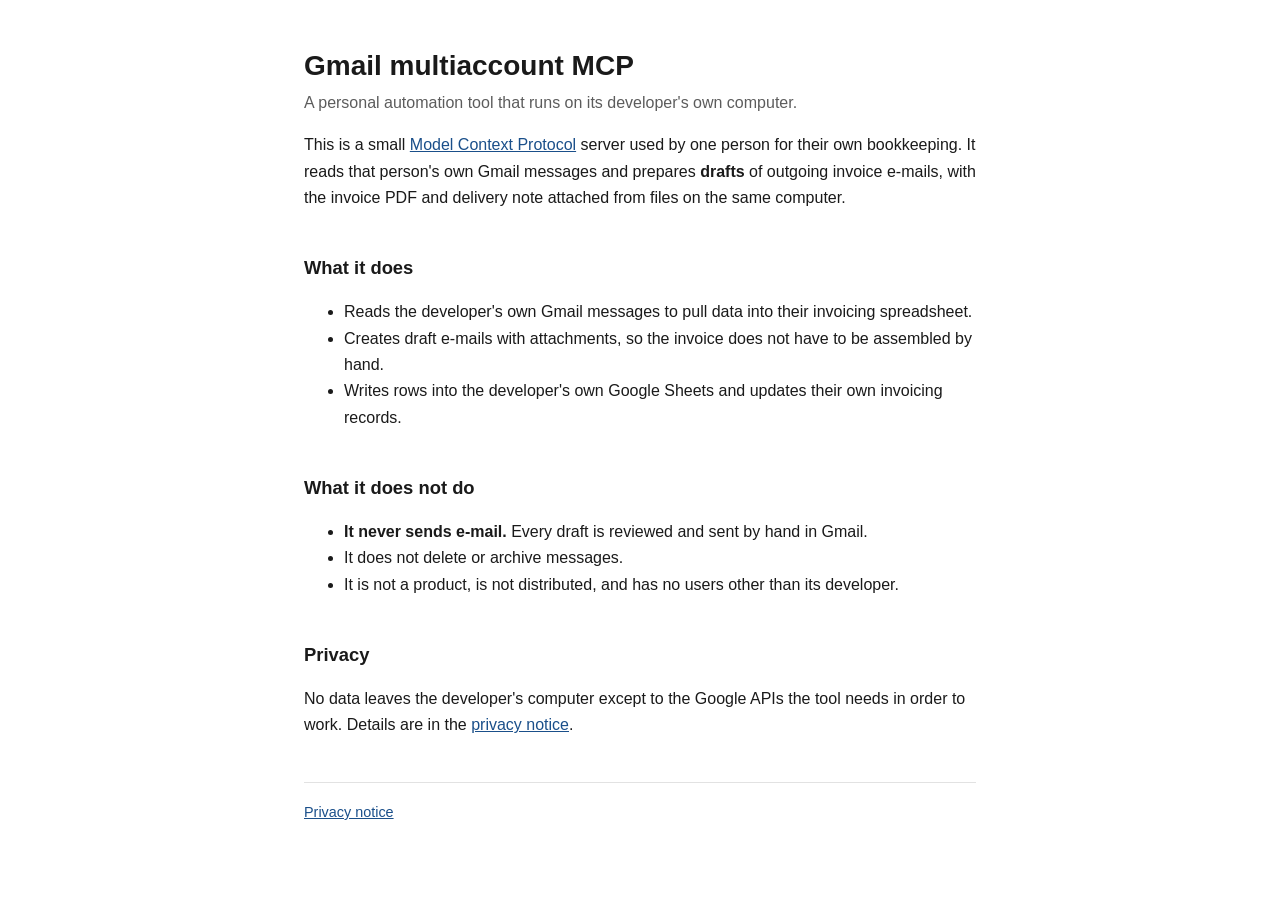
<file: index.html>
<!doctype html>
<html lang="en">
<head>
<meta charset="utf-8">
<meta name="viewport" content="width=device-width, initial-scale=1">
<title>Gmail multiaccount MCP</title>
<meta name="description" content="A personal, local automation tool that reads its developer's own Gmail and prepares invoice e-mail drafts.">
<link rel="stylesheet" href="style.css">
</head>
<body>
<main>
  <h1>Gmail multiaccount MCP</h1>
  <p class="lead">A personal automation tool that runs on its developer's own computer.</p>

  <p>
    This is a small <a href="https://modelcontextprotocol.io">Model Context Protocol</a> server used
    by one person for their own bookkeeping. It reads that person's own Gmail messages and prepares
    <strong>drafts</strong> of outgoing invoice e-mails, with the invoice PDF and delivery note
    attached from files on the same computer.
  </p>

  <h2>What it does</h2>
  <ul>
    <li>Reads the developer's own Gmail messages to pull data into their invoicing spreadsheet.</li>
    <li>Creates draft e-mails with attachments, so the invoice does not have to be assembled by hand.</li>
    <li>Writes rows into the developer's own Google Sheets and updates their own invoicing records.</li>
  </ul>

  <h2>What it does not do</h2>
  <ul>
    <li><strong>It never sends e-mail.</strong> Every draft is reviewed and sent by hand in Gmail.</li>
    <li>It does not delete or archive messages.</li>
    <li>It is not a product, is not distributed, and has no users other than its developer.</li>
  </ul>

  <h2>Privacy</h2>
  <p>
    No data leaves the developer's computer except to the Google APIs the tool needs in order to work.
    Details are in the <a href="privacy/">privacy notice</a>.
  </p>

  <footer>
    <a href="privacy/">Privacy notice</a>
  </footer>
</main>
</body>
</html>
</file>
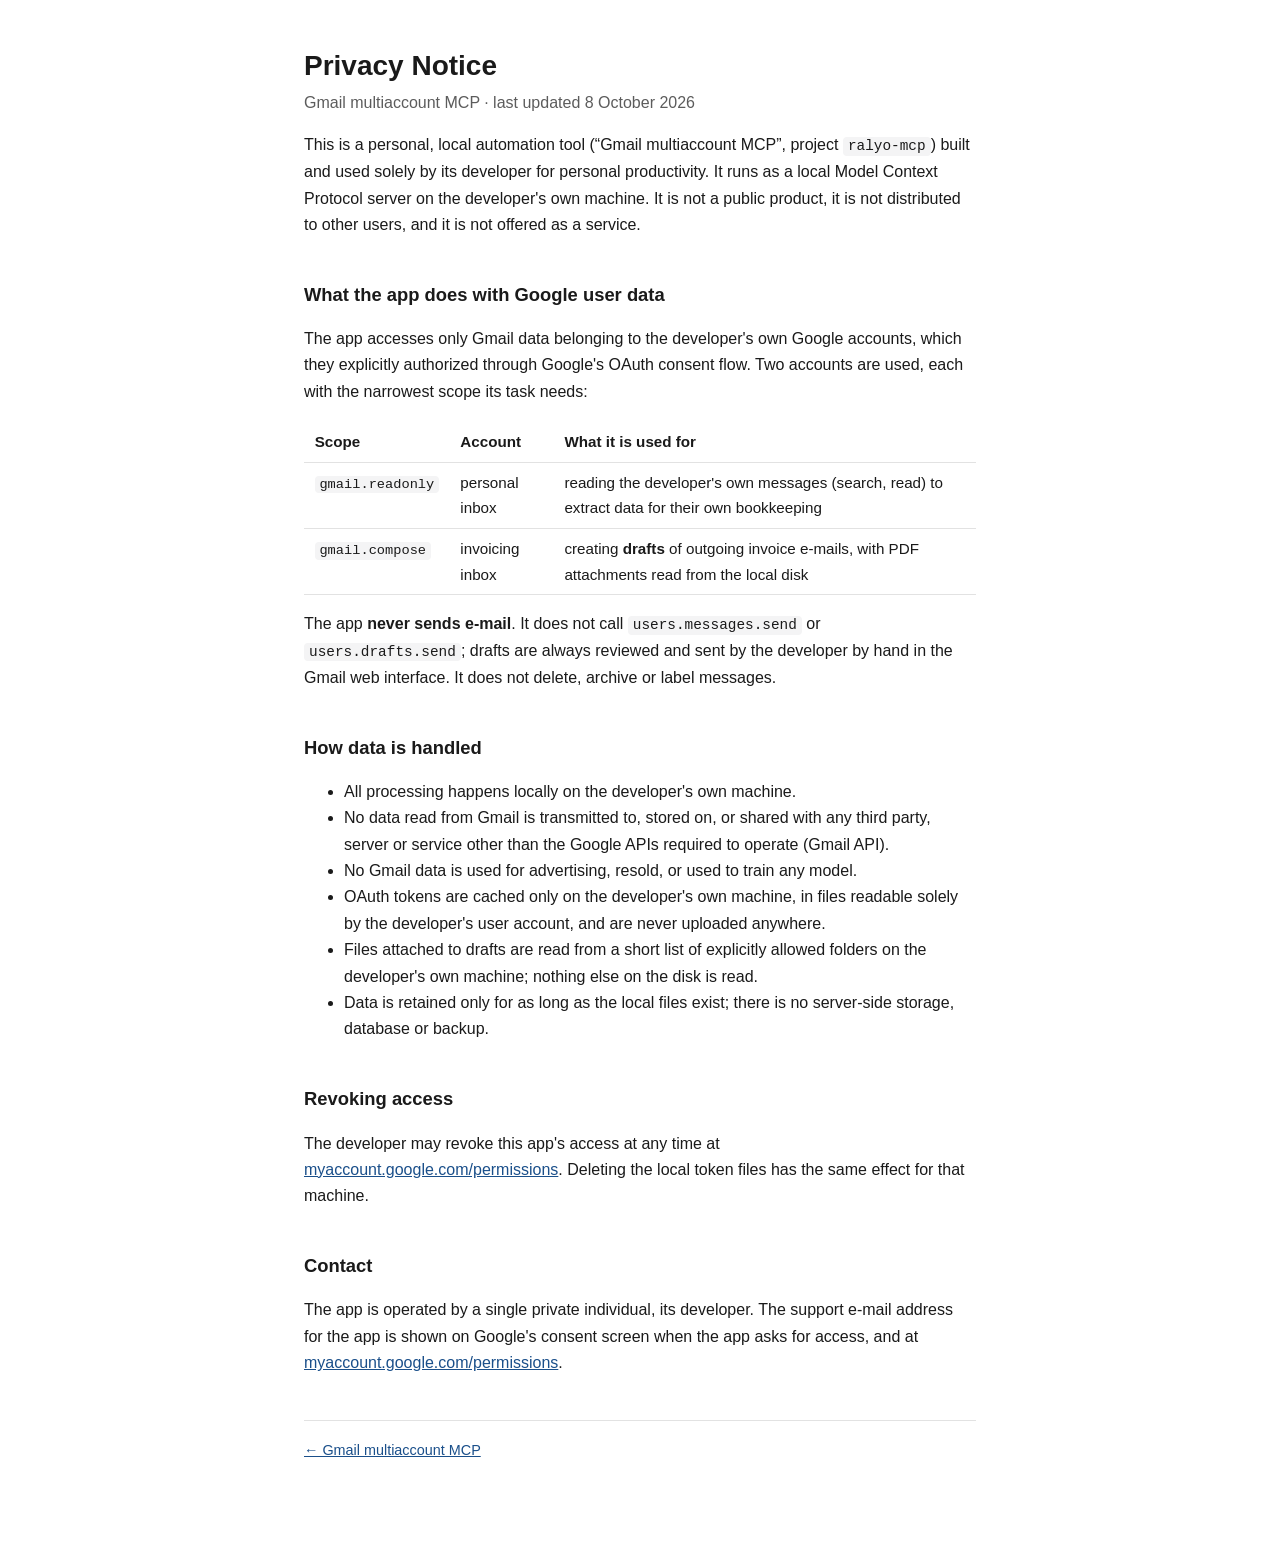
<file: privacy/index.html>
<!doctype html>
<html lang="en">
<head>
<meta charset="utf-8">
<meta name="viewport" content="width=device-width, initial-scale=1">
<title>Privacy Notice — Gmail multiaccount MCP</title>
<meta name="description" content="How the Gmail multiaccount MCP tool handles Google user data.">
<link rel="stylesheet" href="../style.css">
</head>
<body>
<main>
  <h1>Privacy Notice</h1>
  <p class="lead">Gmail multiaccount MCP · last updated 8 October 2026</p>

  <p>
    This is a personal, local automation tool (“Gmail multiaccount MCP”, project
    <code>ralyo-mcp</code>) built and used solely by its developer for personal productivity.
    It runs as a local Model Context Protocol server on the developer's own machine. It is not a
    public product, it is not distributed to other users, and it is not offered as a service.
  </p>

  <h2>What the app does with Google user data</h2>
  <p>
    The app accesses only Gmail data belonging to the developer's own Google accounts, which they
    explicitly authorized through Google's OAuth consent flow. Two accounts are used, each with the
    narrowest scope its task needs:
  </p>
  <table>
    <thead>
      <tr><th>Scope</th><th>Account</th><th>What it is used for</th></tr>
    </thead>
    <tbody>
      <tr>
        <td><code>gmail.readonly</code></td>
        <td>personal inbox</td>
        <td>reading the developer's own messages (search, read) to extract data for their own bookkeeping</td>
      </tr>
      <tr>
        <td><code>gmail.compose</code></td>
        <td>invoicing inbox</td>
        <td>creating <strong>drafts</strong> of outgoing invoice e-mails, with PDF attachments read from the local disk</td>
      </tr>
    </tbody>
  </table>
  <p>
    The app <strong>never sends e-mail</strong>. It does not call <code>users.messages.send</code> or
    <code>users.drafts.send</code>; drafts are always reviewed and sent by the developer by hand in the
    Gmail web interface. It does not delete, archive or label messages.
  </p>

  <h2>How data is handled</h2>
  <ul>
    <li>All processing happens locally on the developer's own machine.</li>
    <li>No data read from Gmail is transmitted to, stored on, or shared with any third party, server or
        service other than the Google APIs required to operate (Gmail API).</li>
    <li>No Gmail data is used for advertising, resold, or used to train any model.</li>
    <li>OAuth tokens are cached only on the developer's own machine, in files readable solely by the
        developer's user account, and are never uploaded anywhere.</li>
    <li>Files attached to drafts are read from a short list of explicitly allowed folders on the
        developer's own machine; nothing else on the disk is read.</li>
    <li>Data is retained only for as long as the local files exist; there is no server-side storage,
        database or backup.</li>
  </ul>

  <h2>Revoking access</h2>
  <p>
    The developer may revoke this app's access at any time at
    <a href="https://myaccount.google.com/permissions">myaccount.google.com/permissions</a>.
    Deleting the local token files has the same effect for that machine.
  </p>

  <h2>Contact</h2>
  <p>
    The app is operated by a single private individual, its developer. The support e-mail address
    for the app is shown on Google's consent screen when the app asks for access, and at
    <a href="https://myaccount.google.com/permissions">myaccount.google.com/permissions</a>.
  </p>

  <footer><a href="../">← Gmail multiaccount MCP</a></footer>
</main>
</body>
</html>
</file>
<file: style.css>
:root {
  --bg: #ffffff;
  --fg: #1a1a1a;
  --muted: #5c5c5c;
  --line: #e2e2e2;
  --accent: #1a4f8a;
  --code-bg: #f4f4f5;
}
@media (prefers-color-scheme: dark) {
  :root {
    --bg: #15161a;
    --fg: #e8e8ea;
    --muted: #a0a0a8;
    --line: #2d2f36;
    --accent: #7fb3f0;
    --code-bg: #212229;
  }
}
* { box-sizing: border-box; }
body {
  margin: 0;
  padding: 48px 16px 96px;
  background: var(--bg);
  color: var(--fg);
  font: 16px/1.65 -apple-system, BlinkMacSystemFont, "Segoe UI", Roboto, Helvetica, Arial, sans-serif;
}
main { max-width: 42rem; margin: 0 auto; }
h1 { font-size: 1.75rem; line-height: 1.25; margin: 0 0 .25em; }
h2 { font-size: 1.15rem; margin: 2.25em 0 .6em; }
p, li { color: var(--fg); }
.lead { color: var(--muted); margin-top: 0; }
a { color: var(--accent); }
hr { border: 0; border-top: 1px solid var(--line); margin: 2.5em 0; }
table { border-collapse: collapse; width: 100%; margin: 1em 0; font-size: .95rem; }
th, td { text-align: left; padding: .5em .7em; border-bottom: 1px solid var(--line); vertical-align: top; }
th { font-weight: 600; }
code { background: var(--code-bg); padding: .1em .35em; border-radius: 4px; font-size: .9em; }
footer { margin-top: 3em; padding-top: 1.25em; border-top: 1px solid var(--line); color: var(--muted); font-size: .9rem; }
</file>
